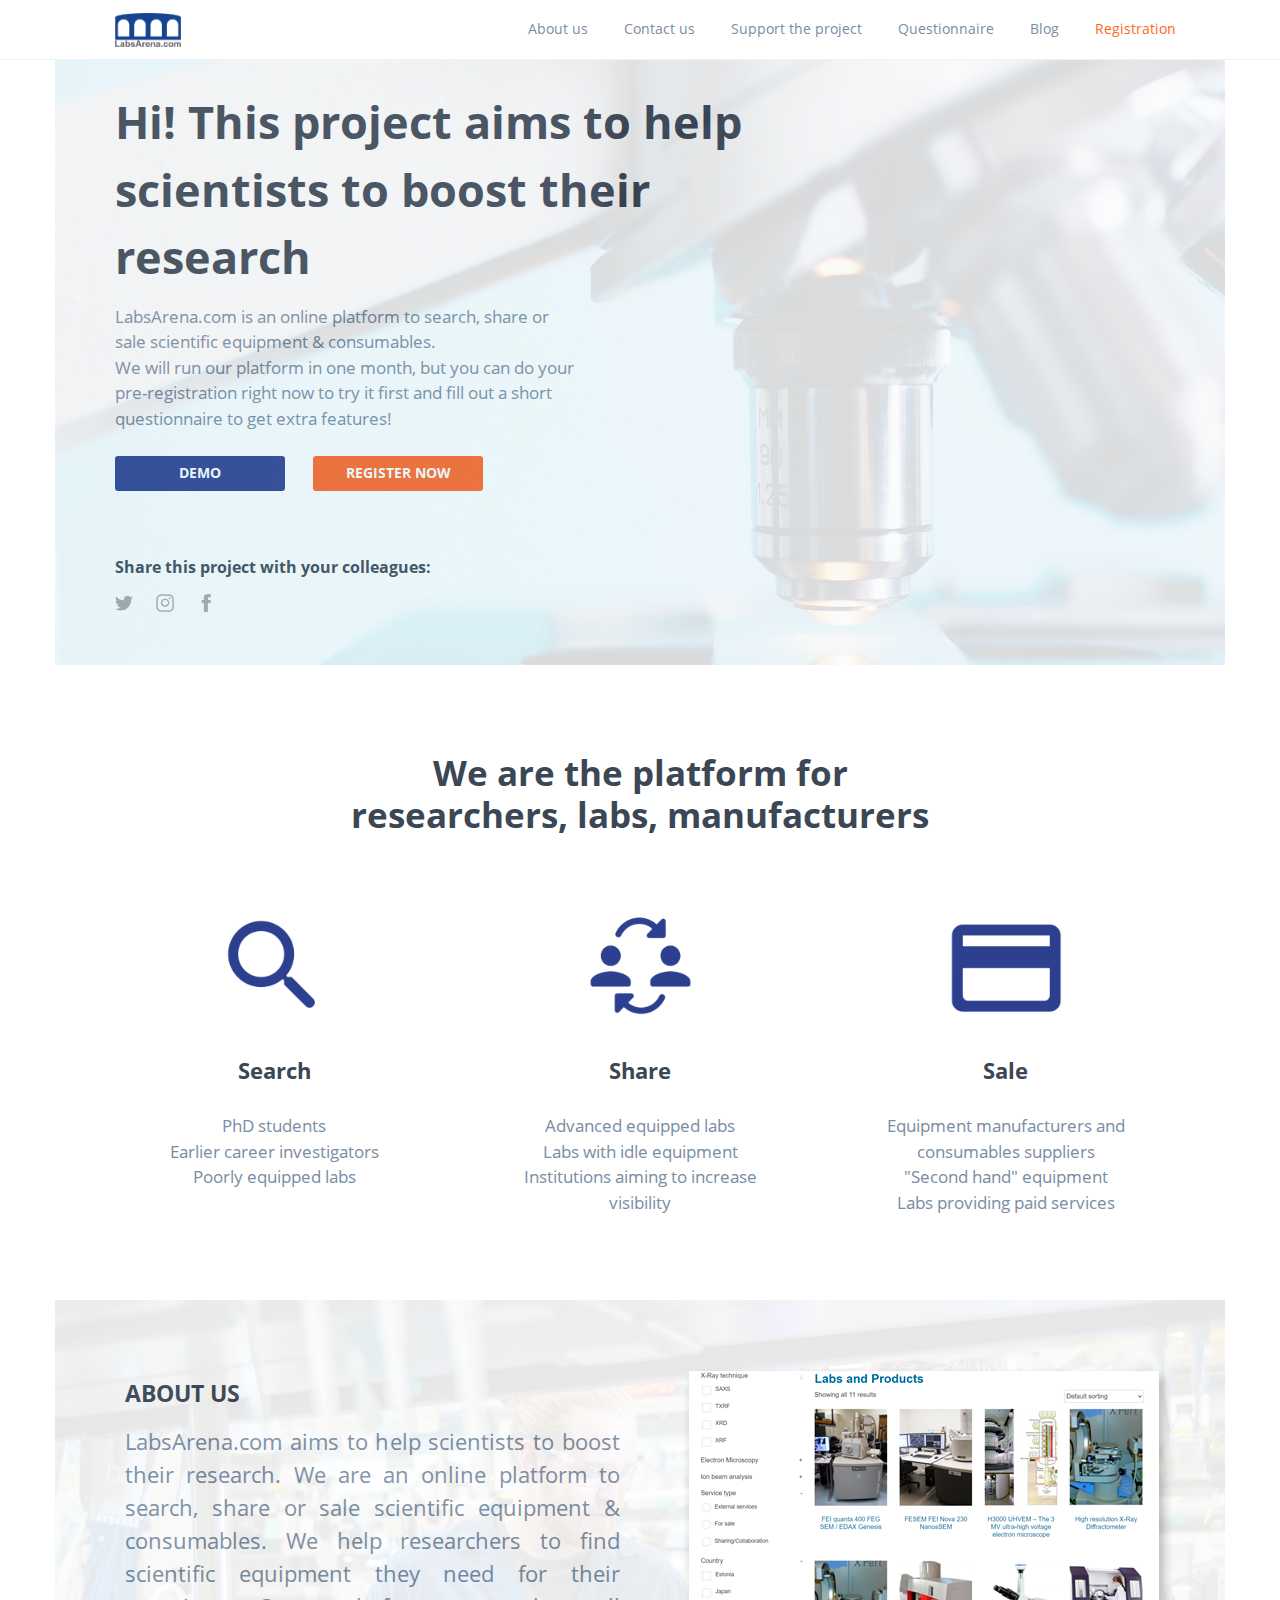
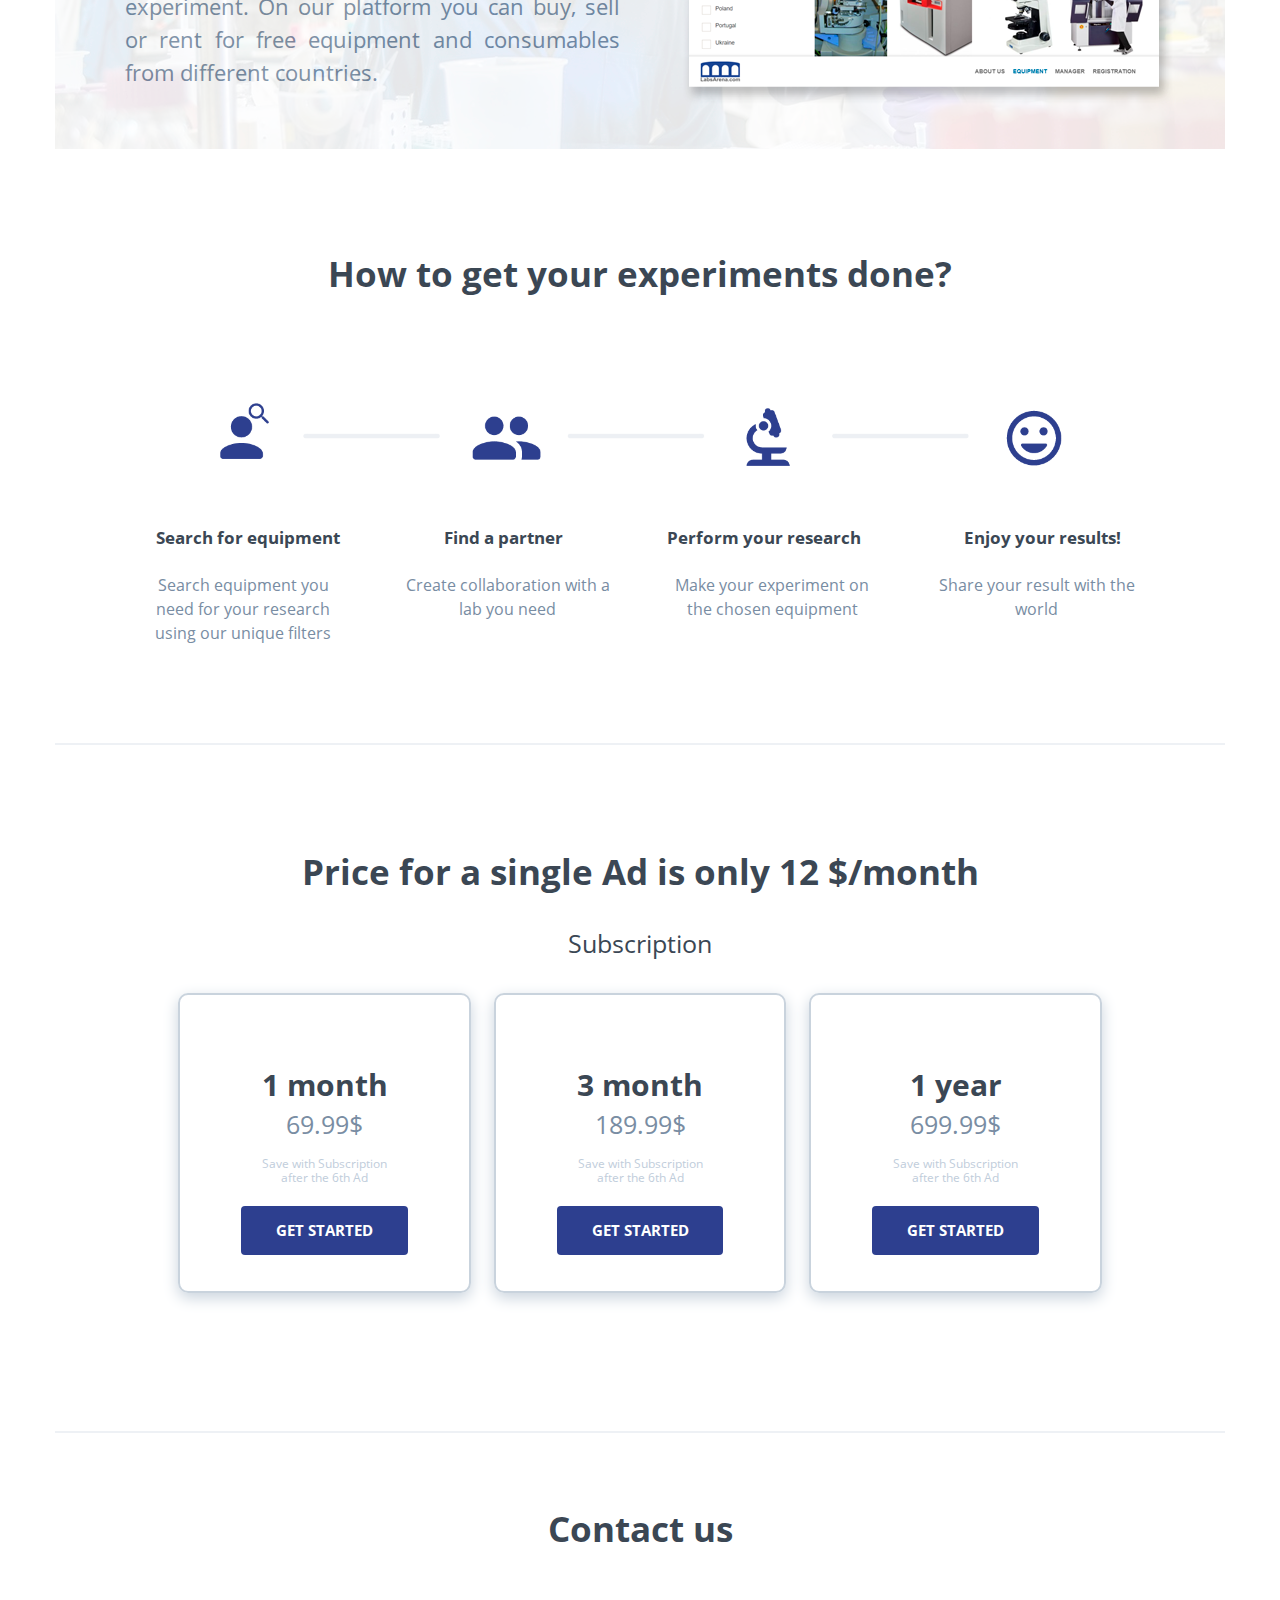
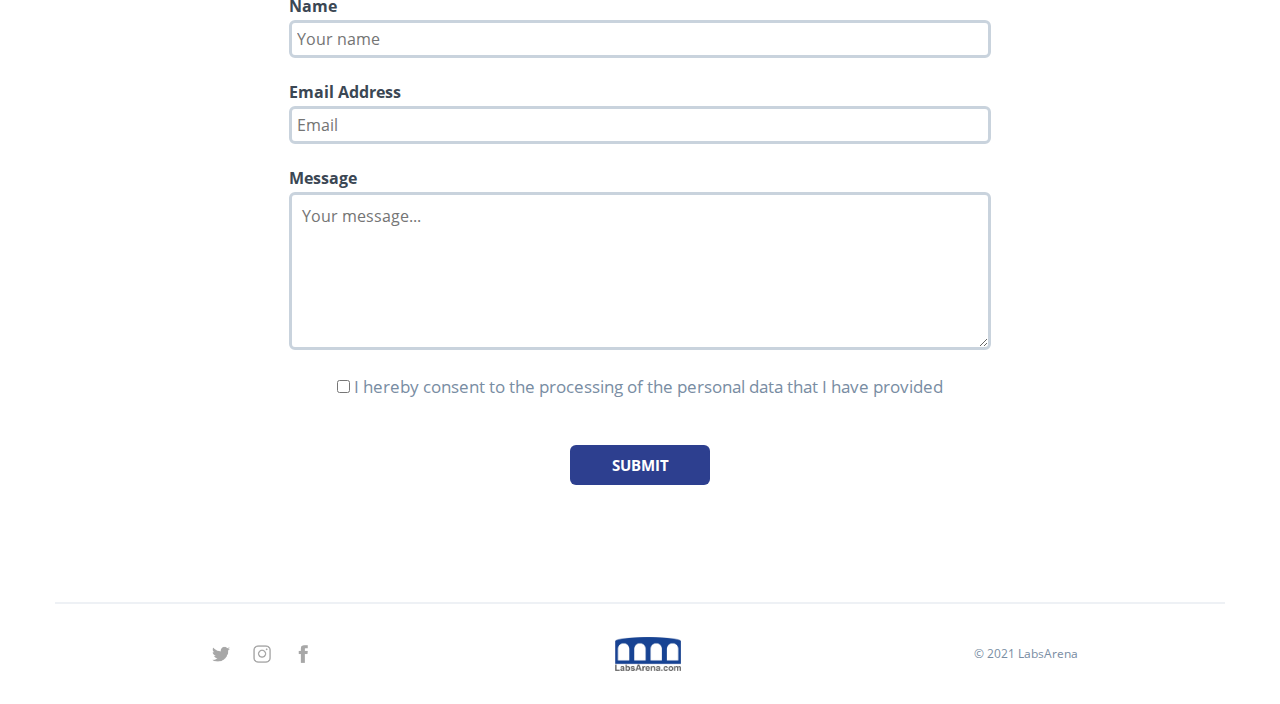
<file: index.html>
<!DOCTYPE html>
<html>
<head>
	<title>LabsArena</title>
	<meta charset="utf-8">
	<meta name="viewport" content="1170">
	<link rel="stylesheet" type="text/css" href="style/style.css">
	<script src="https://cdnjs.cloudflare.com/ajax/libs/jquery/3.1.1/jquery.min.js"></script>
	<link href="https://use.fontawesome.com/releases/v5.0.13/css/all.css" rel="stylesheet">
</head>
<body>
<script> 

jQuery(document).ready(function() {
  var btn = $('#button');  
  $(window).scroll(function() {     
    if ($(window).scrollTop() > 300) {
       btn.addClass('show');
     } else {
       btn.removeClass('show');
     }
   });
   btn.on('click', function(e) {
     e.preventDefault();
     $('html, body').animate({scrollTop:0}, '300');
   });
});

if (width <= 1280 && height <= 720) {
  document.getElementById('html').style.zoom = '50%';}
</script> 



	<!-- Back to top button -->
<a id="button"></a>


	<div class="wrapper">


								<!-- BACKGROUND-->
		<div class="container">
		<div class="main_background">
					<img src="images/main_background_opacity.png"  alt="main_background">
				</div>
				<div class="main_background2">
					<img src="images/main.png" width="1170" alt="main_background2">
				</div>
				</div>

						<!-- BACKGROUND-->


						<!-- HEADER-->
		<header class="header">
			<div class="container">
				<a href="index.html" id="header_logo"><img src="images/LOGO.png" width="66" height="34" alt="LOGO"></a>
				<nav class="menu_body">
					<ul class="menu_list">
					<li><a href="#about_us">About us</a></li>
					<li><a href="#contact_us">Contact us</a></li>
					<li><a href="">Support the project</a></li>
					<li><a href="">Questionnaire</a></li>
					<li><a href="">Blog</a></li>
					<li ><a class="orange_button" href="http://mvp.labsarena.com/lab_or_seller-register/" target="_blank">Registration</a></li>
					</ul>
				</nav>
			</div>
		</header>
						<!-- HEADER-->


		<main class="page">


						<!-- HEAD-->
			<div class="container">
				<div class="head_text">
					<h1>
						Hi! This project aims to help scientists to boost their research
					</h1>
				</div>
				<div class="head_text2">
					<p>
						LabsArena.com is an online platform to search, share or sale scientific equipment & consumables.<br>
						We will run our platform in one month, but you can do your pre-registration right now to try it first and fill out a short questionnaire to get extra features!
					</p>
				</div>
				<div class="button1">
					<a href="http://mvp.labsarena.com/" target="_blank">DEMO</a>
				</div>
				<div class="button2">
					<a href="http://mvp.labsarena.com/lab_or_seller-register/" target="_blank">REGISTER NOW</a>
				</div>
				<div class="text1">
					<p>
						Share this project with your colleagues:
					</p>
				</div>
				<div class="share_button">
					<a href="https://twitter.com/"><img src="images/twitter.png" width="18" height="18" alt="twitter"></a>
					<a href="https://instagram.com/"><img src="images/instagram.png" width="18" height="18" alt="instagram"></a>
					<a href="https://facebook.com/"><img src="images/facebook.png" width="18" height="18" alt="facebook"></a>
				</div>
			</div>
					<!-- HEAD-->


						<!-- WE ARE-->
			<div class="container">
				<div class="we_are">
				<div class="head_text2">
					<h2>We are the platform for<br>researchers, labs, manufacturers</h2>
				</div>
				<div class="block">
					<img src="images/1.png" width="120" alt="Search">
					<h2>Search</h2>
					<p id="ifd">PhD students<br>
							Earlier career investigators<br>
							Poorly equipped labs
					</p>
				</div>
				<div class="block1">
					<img src="images/2.png" width="120" alt="Search">
					<h2>Share</h2>
					<p id="ifd">Advanced equipped labs<br>
							Labs with idle equipment<br>
							Institutions aiming to increase visibility
					</p>
				</div>
				<div class="block2">
					<img src="images/3.png" width="120" alt="Search">
					<h2>Sale</h2>
					<p id="ifd">Equipment manufacturers and <br>
								consumables suppliers<br>
								"Second hand" equipment<br id="about_us">
								Labs providing paid services
					</p>
				</div>
				</div>
			</div>
					<!-- WE ARE-->


						<!-- ABOUT US -->
			<div id="about_us" class="container">
				<div  class="about_us">
					<a href="images/team.jpg">ABOUT US</a>
					<p>
					LabsArena.com aims to help scientists to boost their research. 
					We are an online platform to search, share or sale scientific equipment & consumables. 
					We help researchers to find scientific equipment they need for their experiment. 
					On our platform you can buy, sell or rent for free equipment and consumables from different countries.
					</p>
				</div>
			</div>
					<!-- ABOUT US -->


					<!-- HOW TO -->
			<div class="container">
				<div class="how_to">
				<div class="done">
					<h2>How to get your experiments done?</h2>
				</div>
				<div class="image_done">
					<img src="images/4.png" width="850" alt="how to get done!">
				</div>
				<div class="head_done">
					<h2>Search for equipment</h2>
					<h2>Find a partner</h2>
					<h2>Perform your research</h2>
					<h2>Enjoy your results!</h2>
				</div>
				<div class="text_done">
					<p>
						Search equipment you need for your research using our unique filters
					</p>
					<p>
						Create collaboration with a lab you need
					</p>
					<p>
						Make your experiment on the chosen equipment
					</p>
					<p>
						Share your result with the world
					</p>
				</div>
			</div>
			<!--<div id="tag1">
				<img src="images/4.png">
				<img src="images/2.png">
			</div>-->
			</div>
					<!-- HOW TO -->


					<!-- PRICES -->

			<div class="container">
				<div class="line2">
				<p></p>
			</div>
					<div class="prices">
						<div class="price_text">
			<h2>Price for a single Ad is only 12 $/month</h2>
		</div>
		<div class="price_text2">
			<h2>Subscription</h2>
		</div>
		<div class="price_box">
			<h2>1 month</h2>
			<h3>69.99$</h3>
			<p>Save with Subscription<br>after the 6th Ad</p>
			<a class="price_button" href="">GET STARTED</a>
		</div>
		<div class="price_box">
			<h2>3 month</h2>
			<h3>189.99$</h3>
			<p>Save with Subscription<br>after the 6th Ad</p>
			<a class="price_button" href="">GET STARTED</a>
		</div>
		<div class="price_box">
			<h2>1 year</h2>
			<h3>699.99$</h3>
			<p>Save with Subscription<br>after the 6th Ad</p>
			<a class="price_button" href="">GET STARTED</a>
		</div>
	</div>
			</div>
					<!-- PRICES -->


					<!-- FORM -->

			<div class="container">
			<div id="contact_us" class="line">
				<p></p>
			</div>
			<div  class="contact_us">
				<form action="index.html" class="box" method="post">
					<h2>Contact us</h2>
					<p class="ab">
					<p class="a">
						Name<br><input type="text" name="name" required placeholder="Your name">
					</p>
					<p class="b">
						Email Address<br><input type="email" name="mail" required placeholder="Email"><br>
					</p>
					</p>
					<p class="c">
						Message<br><textarea required name="description" rows="6" placeholder="Your message..."></textarea><br>
					</p>
					<p class="d">
						<input type="checkbox" name="terms" required> I hereby consent to the processing of the personal data that I have provided<br>
					</p>
					<p class="e">
						<input type="submit" name="submit" value="SUBMIT">
					</p>
				</form>
			</div>
			</div>
					<!-- FORM -->


					<!-- FOOTER -->
			<div class="container">
				<div class="line3">
				<p></p>
			</div>
				<footer class="footer">
					<div class="share_button">
					<a href="https://twitter.com/"><img src="images/twitter.png" width="18" height="18" alt="twitter"></a>
					<a href="https://instagram.com/"><img src="images/instagram.png" width="18" height="18" alt="instagram"></a>
					<a href="https://facebook.com/"><img src="images/facebook.png" width="18" height="18" alt="facebook"></a>
				</div>
				<div class="footer_logo">
					<a href="index.html"><img src="images/LOGO.png" width="66" height="34" alt="LOGO"></a>
				</div>
				<div class="footer_text">
					<p>© 2021 LabsArena</p>
				</div>
				</footer>
			</div>
				<!-- FOOTER -->

			</main>
	</div>
</body>
</html>
</file>
<file: style/style.css>
/*Обнуление*/
*{
	padding: 0;
	margin: 0;
	border: 0;
}
*,*:before,*:after{
	-moz-box-sizing: border-box;
	-webkit-box-sizing: border-box;
	box-sizing: border-box;
}
:focus,:active{outline: none;}
a:focus,a:active{outline: none;}

nav,footer,header,aside{display: block;}

html,body{
	height: 100%;
	width: 100%;
	font-size: 100%;
	line-height: 1;
	font-size: 14px;
	-ms-text-size-adjust: 100%;
	-moz-text-size-adjust: 100%;
	-webkit-text-size-adjust: 100%;
}
input,button,textarea{font-family:inherit;}

input::-ms-clear{display: none;}
button{cursor: pointer;}
button::-moz-focus-inner {padding:0;border:0;}
a, a:visited{text-decoration: none;}
a:hover{text-decoration: none;}
ul li{list-style: none;}
img{vertical-align: top;}

h1,h2,h3,h4,h5,h6{font-size:inherit;font-weight: 400;}
/*--------------------*/


/*FONT*/
@font-face{
		font-family: "Open Sans";
		src: url(../fonts/Open_Sans/OpenSans-Regular.ttf);
		font-weight: normal;
}
@font-face{
	font-family: "Open Sans";
	src: url(../fonts/Open_Sans/OpenSans-Bold.ttf);
	font-weight: bold;
}
@font-face{
	font-family: "FontAwesome";
	src: url(../fonts/9466.otf);
	font-weight: normal;
}
/*FONT*/


html {
 zoom: 100%;
}

body{
	font-family: "Open Sans", sans-serif;
	font-weight: normal;
	font-size: 12px;
	color: #798da3;
	width: auto;
}


img[src="images/1.png"] {
display:block;
}

img[src="images/2.png"] {
display:none;
}

.container{
	max-width: 1200px;
	margin: 0px auto;
	padding: 0px;
	width: 1170px;
}

@media (max-width: 1200px){
	.container{
		min-width: 1177px;
	}
#tag1 img[src="images/1.png"]{
 display:none;
}

#tag1 img[src="images/2.png"]{
 display:block;
}
	.main_background, .main_background2{
		width: 100%;
	}

}
@media (max-width: 1024px){
	.container{
		max-width: 900px;
	}

}

/*HEADER*/
.header{
	position: fixed;
	top: 0;
	width: 100%;
	height: 60px;
	padding: 0px;
	margin: 0px;
	background: #ffffff;
	border-bottom: 1px solid #eef1f5;
}

#header_logo{
	position: fixed;
	margin-left: 60px;
	margin-top: 13px;
	padding: 0px;
}

.menu_body {
	margin-right: 33px;
}
.menu_list {
	list-style-type: none;
	text-align: right;
	padding-top: 21.5px;
}

.menu_list li{
	display: inline;
	margin: 16.5px;
	padding: 0px;
}
nav ul li a{
	color:#798da3;
	font-family: "Open sans";
	font-size: 14px;
	font-weight: normal;
}

.orange_button{
	color: #ff6624;
}
/*HEADER*/


/*HEAD*/
.main_background{
	width: 100%;
}

.main_background img{
	pointer-events: none;
	position: absolute;
	top: 10px;
	left: auto;
	right: auto;
	object-fit: none;
}

.main_background2 img{
	pointer-events: none;
	position: absolute;
	top: 10px;
	object-fit: none;
	margin-top: 1290px;
}

.head_text h1{
	width: 60%;
	color: #3b4754;
	font-weight: bold;
	font-size: 45px;
	line-height: 1.5;
	text-align: left;
	margin-left: 60px;
	margin-top: 88px; 
}

.head_text2 p{
	width: 40%;
	color: #798da3;
	font-weight: normal;
	font-size: 17px;
	line-height: 1.5;
	text-align: left;
	margin-left: 60px;
	margin-top: 13px; 
}

.button1, .button2{
	display: inline-block;
}
.button1 a{
	display: block;
	width: 170px;
	height: 35px;
	background: #2d3f8f;
	color: #ffffff;
	font-weight: bold;
	font-size: 14px;
	text-align: center;
	border-radius: 3px;
	padding-top: 10px;
	margin: 25px 0px 25px 60px;
}

.button2 a{
	display: block;
	width: 170px;
	height: 35px;
	background: #ff6624;
	color: #ffffff;
	font-weight: bold;
	font-size: 14px;
	text-align: center;
	border-radius: 3px;
	padding-top: 10px;
	margin: 25px 0px 25px 25px;
}

.text1 p{
	width: auto;
	height: 19px;
	font-weight: bold;
	font-size: 16px;
	line-height: 1.5;
	text-align: left;
	color: #3b4754;
	margin-left: 60px;
	margin-top: 39px;
}
/*HEAD*/

/*share_button*/
.share_button {
	margin-left: 50px;
	margin-top: 20px; 
}
.share_button a{
	padding: 0px 10px;
}
/*share_button*/


/*We are the platform for*/
.we_are{
	width: 100%;
	height: auto;
	display: block;
	align-items: center;
	justify-content: space-between;
	text-align: center;
	vertical-align: text-top;
	margin-bottom: 10%;
}
.head_text2 h2{
	width: 100%;
	font-weight: bold;
	font-size: 35px;
	line-height: 1.2;
	text-align: center;
	color: #3b4754;
	margin-top: 12%;
	margin-bottom: 6%;
}

.block, .block1, .block2{
	vertical-align: text-top;
	display: inline-block;
	align-items: center;
	justify-content: space-between;
	text-align: center;
	width: 23%;
	height: 60%;
	margin: auto 4%;
	display: inline-block;
}
.block img, .block1 img, .block2 img{
	align-items: center;
	justify-content: space-between;
	text-align: center;
	display: inline-block;
	margin: auto;
	pointer-events: none;
}
.block h2, .block1 h2, .block2 h2{
	text-align: center;
	font-weight: bold;
	font-size: 22px;
	color: #3b4754;
	margin-top: 12%; 
}
.block p, .block1 p, .block2 p{
	text-align: center;
	font-weight: normal;
	font-size: 17px;
	margin-top: 12%;
	line-height: 1.5;

}
/*We are the platform for*/

/*about_us*/
.about_us{
	text-align: left;
	width: 100%;
	height: auto;
	margin-top: 90px;
	padding-top: 50px;
	padding-left: 70px;
}
.about_us a{
	font-size: 23px;
	font-weight: bold;
	color: #3b4754;
}
.about_us p{
	text-align: justify; 
	font-size: 22px;
	font-weight: normal;
	width: auto;
	height: auto;
	line-height: 1.5;
	margin-top: 20px;
	margin-right: 55%;
}

/*about_us*/

/*How to get your experiments done?*/
.how_to{
	padding: 0px;
	display: block;
	width: 100%;
	height: 350px;
	align-items: center;
	justify-content: center;
	text-align: center;
}
.done h2{
	width: 100%;
	height: auto;
	font-weight: bold;
	font-size: 35px;
	line-height: 1.2;
	text-align: center;
	color: #3b4754;
	margin-top: 14%;
	margin-bottom: 9%; 
}
.image_done{
	margin: 0px auto;
	pointer-events: none;
}
.head_done h2{
	font-size: 17px;
	color: #3b4754;
	font-weight: bold;
}
.head_done, .text_done{
	justify-content: space-between;
	text-align: center;
	width: 100%;
	margin-top: 2%;
}
.text_done p, .head_done h2{
		vertical-align: text-top;
	align-items: center;
	justify-content: space-between;
	width: auto;
	margin: 0px 4.4% 0px 4.2%;
	margin-top: 30px;
	display: inline-block;
	text-align: center;
	line-height: 1.5;
}
.text_done p{
	align-items: center;
	justify-content: space-between;
	width: 210px;
	font-size: 16px;
	font-weight: normal;
	margin:0px 2.2%;
	color: #798da3;
}
/*How to get your experiments done?*/

/*lines*/
.line{
	margin-top: 10%;
	width: 100%;
	border-bottom: 2px solid #eef1f5;
}
.line2{
	margin-top: 12%;
	width: 100%;
	border-bottom: 2px solid #eef1f5;
}
.line3{
	margin-top: 10%;
	width: 100%;
	border-bottom: 2px solid #eef1f5;
}
/*lines*/

/*prices*/
.prices{
	width: 100%;
	text-align: center;
	height: 300px;
	margin-top: 9%;
	margin-bottom: 24%;
}
.price_text h2{
	width: 100%;
	height: auto;
	font-weight: bold;
	font-size: 35px;
	line-height: 1.2;
	text-align: center;
	color: #3b4754;
	margin-top: ;
	margin-bottom: 3%; 
}
.price_text2 h2{
	width: 100%;
	height: auto;
	font-weight: normal;
	font-size: 25px;
	line-height: 1.2;
	text-align: center;
	color: #3b4754;
	margin-top: ;
	margin-bottom: 3%; 
}
.price_box{
	font-size: 25px;
	width: 25%;
	height: 100%;
	display: inline-block;
	border: 2px solid #c9d3dd;
	border-radius: 10px;
	margin: 0px 10px;
	box-shadow: 0px 5px 15px  #c9d3dd;

}
.price_box h2{
	font-weight: bold;
	font-size: 30px;
	line-height: 1.2;
	color: #3b4754;
	margin-top: 25%;
	margin-bottom: 3%
}
.price_box p{
	font-weight: normal;
	font-size: 12px;
	line-height: 1.2;
	color: #bfcddb;
	margin-top: 7%;
	margin-bottom: 10%;
}
.price_box:hover{
     -webkit-transition: 0.5s;
     -moz-transition: 0.5s;
     -o-transition: 0.5s;
     transition: 0.5s;
	box-shadow: 0px 0px 0px  #c9d3dd;
}
.price_button{
	background-color: #2d3f8f;
	padding: 5% 12%;
	border-radius: 4px;
	font-size: 15px;
	color: white;
	font-weight: bold;
}
.price_button:hover{
	background-color: #ff6624;
}
/*prices*/

/*contact_us*/
.contact_us{
	width: 100%;
	height: auto;
	text-align: center;
}
.box{
	width: auto;
	height: auto;
	align-items: center;
	justify-content: center;
	text-align: center;
}
.contact_us form h2{
	width: 100%;
	height: auto;
	font-weight: bold;
	font-size: 35px;
	line-height: 1.2;
	text-align: center;
	color: #3b4754;
	margin-top: 75px;
	margin-bottom: 48px; 
}
form input{
	background: none;
	border: 3px solid #c9d3dd;
	border-radius: 6px;
	font-size: 16px;
	color: #3b4754;
	font-weight: normal; 
}
.contact_us form .a,.contact_us form .b{
	text-align: left;
	height: auto;
	width: 60%;
	margin: 0 auto;
	font-size: 16px;
	color: #3b4754;
	font-weight: bold;
	margin-bottom: 26px;
	align-items: center;
}

.contact_us form .a input, .contact_us form .b input{
	width: 100%;
	height: auto;
	margin-top: 6px;
	font-weight: normal;
	padding: 5px;
}
.contact_us form .c{
	text-align: left;
	height: auto;
	width: 60%;
	margin: 0 auto;
	font-size: 16px;
	color: #3b4754;
	font-weight: bold;
	margin-bottom: 26px;
	align-items: center;

}
.contact_us form .c textarea{
	padding: 10px;
	margin-top: 6px; 
	background: none;
	border: 3px solid #c9d3dd;
	border-radius: 6px;
	font-size: 16px;
	color: #3b4754;
	font-weight: normal;
	width: 100%;
	height: auto;
}
.contact_us form .d{
	height: auto;
	margine: 0px auto;
	text-align: center;
	font-weight: normal;
	font-size: 17px;
}
.contact_us form .d a{
	color: #ff6624;
	text-decoration: underline;
}

.contact_us form .e{
	margine: 0px auto;
	text-align: center;
	font-weight: normal;
	font-size: 17px;
	margin-top: 50px;
}
.contact_us form .e input{
	height: 40px;
	width: 140px;
	border: none;
	background-color: #2d3f8f;
	font-weight: bold;
	font-size: 15px;
	color: white;
}
.contact_us form .e input:hover{
	background-color: #ff6624;
}
/*contact_us*/



/*footer*/
.footer{
	width: 100%;
	height: 100px;
		display: flex;
	align-items: center;
	justify-content: space-between;
}
.footer .share_button, .footer .footer_logo , .footer .footer_text{
	display: inline-block;
	margin: 0px auto;
	padding: 0px;
}
.footer .footer_logo{
	position: static;
}
/*footer*/


/*links_style*/
.menu_list a:hover{
	color: #ff6624;
}
.menu_list .orange_button:hover{
	color: #2d3f8f;
}
/*links_style*/

#button {
  display: inline-block;
  background-color: #2d3f8f;
  width: 50px;
  height: 50px;
  text-align: center;
  border-radius: 4px;
  position: fixed;
  bottom: 30px;
  right: 30px;
  transition: background-color .3s, 
    opacity .5s, visibility .5s;
  opacity: 0;
  visibility: hidden;
  z-index: 1000;
}
#button::after {
  content: "\f077";
  font-family: FontAwesome;
  font-weight: normal;
  font-style: normal;
  font-size: 2em;
  line-height: 50px;
  color: #fff;
}
#button:hover {
  cursor: pointer;
  background-color: #ff6624;
}
#button:active {
  background-color: #ff6624;
}
#button.show {
  opacity: 1;
  visibility: visible;
}
</file>
